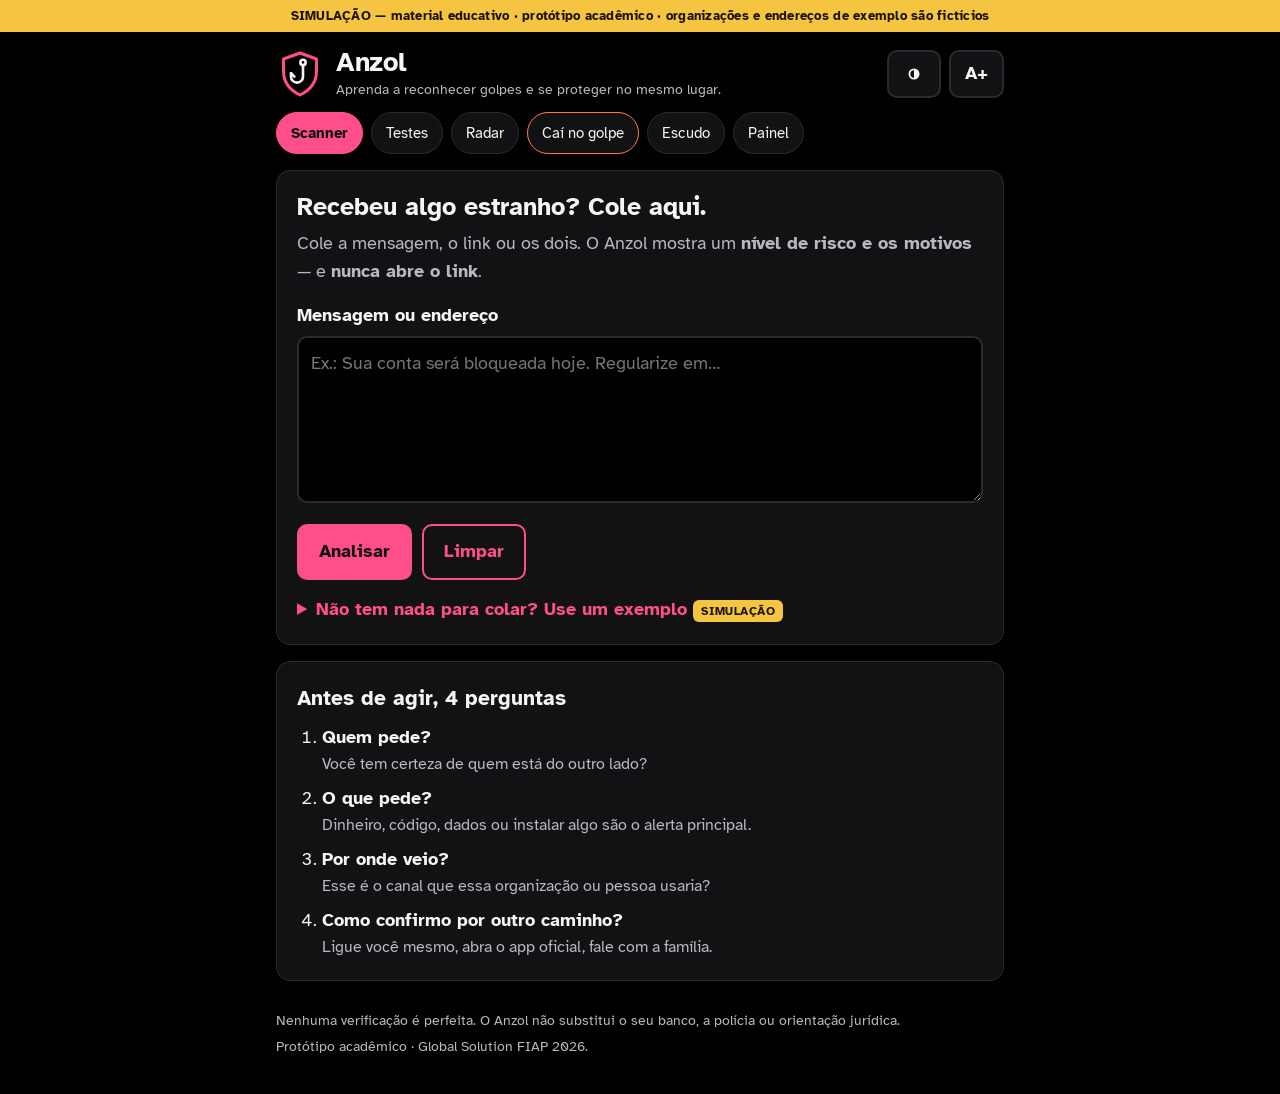
<file: app/index.html>
<!doctype html>
<html lang="pt-BR">
<head>
<meta charset="utf-8">
<meta name="viewport" content="width=device-width, initial-scale=1">
<title>Anzol · Aprenda a reconhecer golpes</title>
<meta name="description" content="Anzol: aprenda a reconhecer golpes e se proteger no mesmo lugar. Protótipo acadêmico.">
<meta name="theme-color" content="#000000">
<meta name="color-scheme" content="dark light">
<!-- Política de segurança: só o próprio site, a CDN do OCR e as listas públicas de phishing.
     'wasm-unsafe-eval' e blob: são exigidos pelo OCR (Tesseract.js roda em WebAssembly num worker). -->
<meta http-equiv="Content-Security-Policy" content="default-src 'self'; script-src 'self' https://cdn.jsdelivr.net 'wasm-unsafe-eval'; worker-src 'self' blob: https://cdn.jsdelivr.net; connect-src 'self' https://raw.githubusercontent.com https://cdn.jsdelivr.net https://tessdata.projectnaptha.com; img-src 'self' data: blob:; style-src 'self' 'unsafe-inline'; font-src 'self'; object-src 'none'; base-uri 'self'; form-action 'self'">
<meta name="referrer" content="no-referrer">
<script src="js/tema-inicial.js"></script>
<link rel="icon" href="data:image/svg+xml,%3Csvg xmlns='http://www.w3.org/2000/svg' viewBox='0 0 64 64' fill='none' stroke-linecap='round' stroke-linejoin='round'%3E%3Crect width='64' height='64' rx='14' fill='%23000' stroke='none'/%3E%3Cpath d='M32 5l21 7.5v15.5c0 14.5-9 25-21 31C20 53 11 42.5 11 28V12.5z' stroke='%23ff4f8b' stroke-width='6'/%3E%3Cpath d='M36 15v20.5a8 8 0 0 1-16 0V31' stroke='%23f5f5f5' stroke-width='6'/%3E%3C/svg%3E">
<link rel="preload" href="assets/fonts/atkinson-hyperlegible-latin-400-normal.woff2" as="font" type="font/woff2" crossorigin>
<link rel="preload" href="assets/fonts/atkinson-hyperlegible-latin-700-normal.woff2" as="font" type="font/woff2" crossorigin>
<link rel="stylesheet" href="css/app.css">
</head>
<body>
<a class="pular" href="#conteudo">Pular para o conteúdo</a>

<div class="faixa-simulacao" role="note">SIMULAÇÃO — material educativo · protótipo acadêmico · organizações e endereços de exemplo são fictícios</div>

<header class="topo">
  <div class="marca">
    <svg class="marca-icone" viewBox="0 0 64 64" fill="none" stroke-linecap="round" stroke-linejoin="round" aria-hidden="true">
      <path class="marca-escudo" d="M32 4l22 8v16c0 15-9.5 26-22 32C19.5 54 10 43 10 28V12z" stroke-width="4"/>
      <g class="marca-anzol" stroke-width="3.5"><circle cx="36" cy="16.5" r="3.5"/><path d="M36 20v15.5a8 8 0 0 1-16 0V31"/><path d="M20 31l4.5 4.5"/></g>
    </svg>
    <div>
      <h1 class="marca-nome" translate="no">Anzol</h1>
      <p class="marca-frase">Aprenda a reconhecer golpes e se proteger no mesmo lugar.</p>
    </div>
  </div>
  <div class="ajustes">
    <button type="button" id="btn-tema" class="btn-leve" aria-pressed="false" aria-label="Usar tema claro" title="Alternar entre tema preto e tema claro">
      <svg class="icone-botao" viewBox="0 0 24 24" aria-hidden="true"><circle cx="12" cy="12" r="5" fill="none" stroke="currentColor" stroke-width="2"/><path d="M12 7a5 5 0 0 1 0 10z" fill="currentColor"/></svg>
    </button>
    <button type="button" id="btn-fonte" class="btn-leve" aria-pressed="false" aria-label="Aumentar o tamanho do texto" title="Aumentar o tamanho do texto">A+</button>
  </div>
</header>

<nav class="abas" aria-label="Módulos">
  <a href="#scanner" class="aba ativa" data-vista="scanner" aria-current="page">Scanner</a>
  <a href="#testes" class="aba" data-vista="testes">Testes</a>
  <a href="#radar" class="aba" data-vista="radar">Radar</a>
  <a href="#socorro" class="aba aba-socorro" data-vista="socorro">Caí no golpe</a>
  <a href="#escudo" class="aba" data-vista="escudo">Escudo</a>
  <a href="#painel" class="aba" data-vista="painel">Painel</a>
</nav>

<main id="conteudo">
  <div id="vista-testes" class="vista" hidden>
    <div id="jogo-raiz" class="pilha" aria-live="polite"></div>
  </div>

  <div id="vista-radar" class="vista" hidden>
    <div id="radar-raiz" class="pilha" aria-live="polite"></div>
  </div>

  <div id="vista-socorro" class="vista" hidden>
    <div id="socorro-raiz" class="pilha" aria-live="polite"></div>
  </div>
  <div id="vista-kit" class="vista" hidden>
    <div id="kit-raiz" class="pilha" aria-live="polite"></div>
  </div>
  <div id="vista-painel" class="vista viz-raiz" hidden>
    <div id="painel-raiz" class="pilha"></div>
  </div>
  <div id="vista-escudo" class="vista" hidden>
    <div id="escudo-raiz" class="pilha"></div>
  </div>

  <div id="vista-scanner" class="vista pilha">
  <section id="scanner" class="cartao" aria-labelledby="t-scanner">
    <h2 id="t-scanner" class="titulo-vista">Recebeu algo estranho? Cole aqui.</h2>
    <p class="apoio">Cole a mensagem, o link ou os dois. O Anzol mostra um <strong>nível de risco e os motivos</strong> — e <strong>nunca abre o link</strong>.</p>

    <form id="form-scanner" novalidate>
      <label for="entrada" class="rotulo">Mensagem ou endereço</label>
      <textarea id="entrada" name="mensagem" rows="5" maxlength="5000" spellcheck="false" autocomplete="off" autocapitalize="off" placeholder="Ex.: Sua conta será bloqueada hoje. Regularize em…"></textarea>
      <div class="acoes">
        <button type="submit" class="btn-principal">Analisar</button>
        <button type="button" id="btn-limpar" class="btn-secundario">Limpar</button>
      </div>
    </form>

    <details class="exemplos">
      <summary>Não tem nada para colar? Use um exemplo <span class="selo">SIMULAÇÃO</span></summary>
      <div id="lista-exemplos" class="chips" role="list"></div>
    </details>
  </section>

  <section id="resultado" class="cartao" aria-live="polite" hidden></section>

  <section class="cartao procedimento" aria-labelledby="t-proc">
    <h2 id="t-proc">Antes de agir, 4 perguntas</h2>
    <ol class="quatro">
      <li><strong>Quem pede?</strong> <span>Você tem certeza de quem está do outro lado?</span></li>
      <li><strong>O que pede?</strong> <span>Dinheiro, código, dados ou instalar algo são o alerta principal.</span></li>
      <li><strong>Por onde veio?</strong> <span>Esse é o canal que essa organização ou pessoa usaria?</span></li>
      <li><strong>Como confirmo por outro caminho?</strong> <span>Ligue você mesmo, abra o app oficial, fale com a família.</span></li>
    </ol>
  </section>
  </div>
</main>

<footer class="rodape">
  <p>Nenhuma verificação é perfeita. O Anzol não substitui o seu banco, a polícia ou orientação jurídica.</p>
  <p>Protótipo acadêmico · Global Solution FIAP 2026.</p>
</footer>

<script src="js/scanner.js"></script>
<script src="js/listas.js"></script>
<script src="js/jogo.js"></script>
<script src="js/jogo-ui.js"></script>
<script src="js/radar.js"></script>
<script src="js/radar-ui.js"></script>
<script src="js/kit.js"></script>
<script src="js/kit-ui.js"></script>
<script src="js/senha.js"></script>
<script src="js/socorro-ui.js"></script>
<script src="js/painel-ui.js"></script>
<script src="js/app.js"></script>
</body>
</html>
</file>
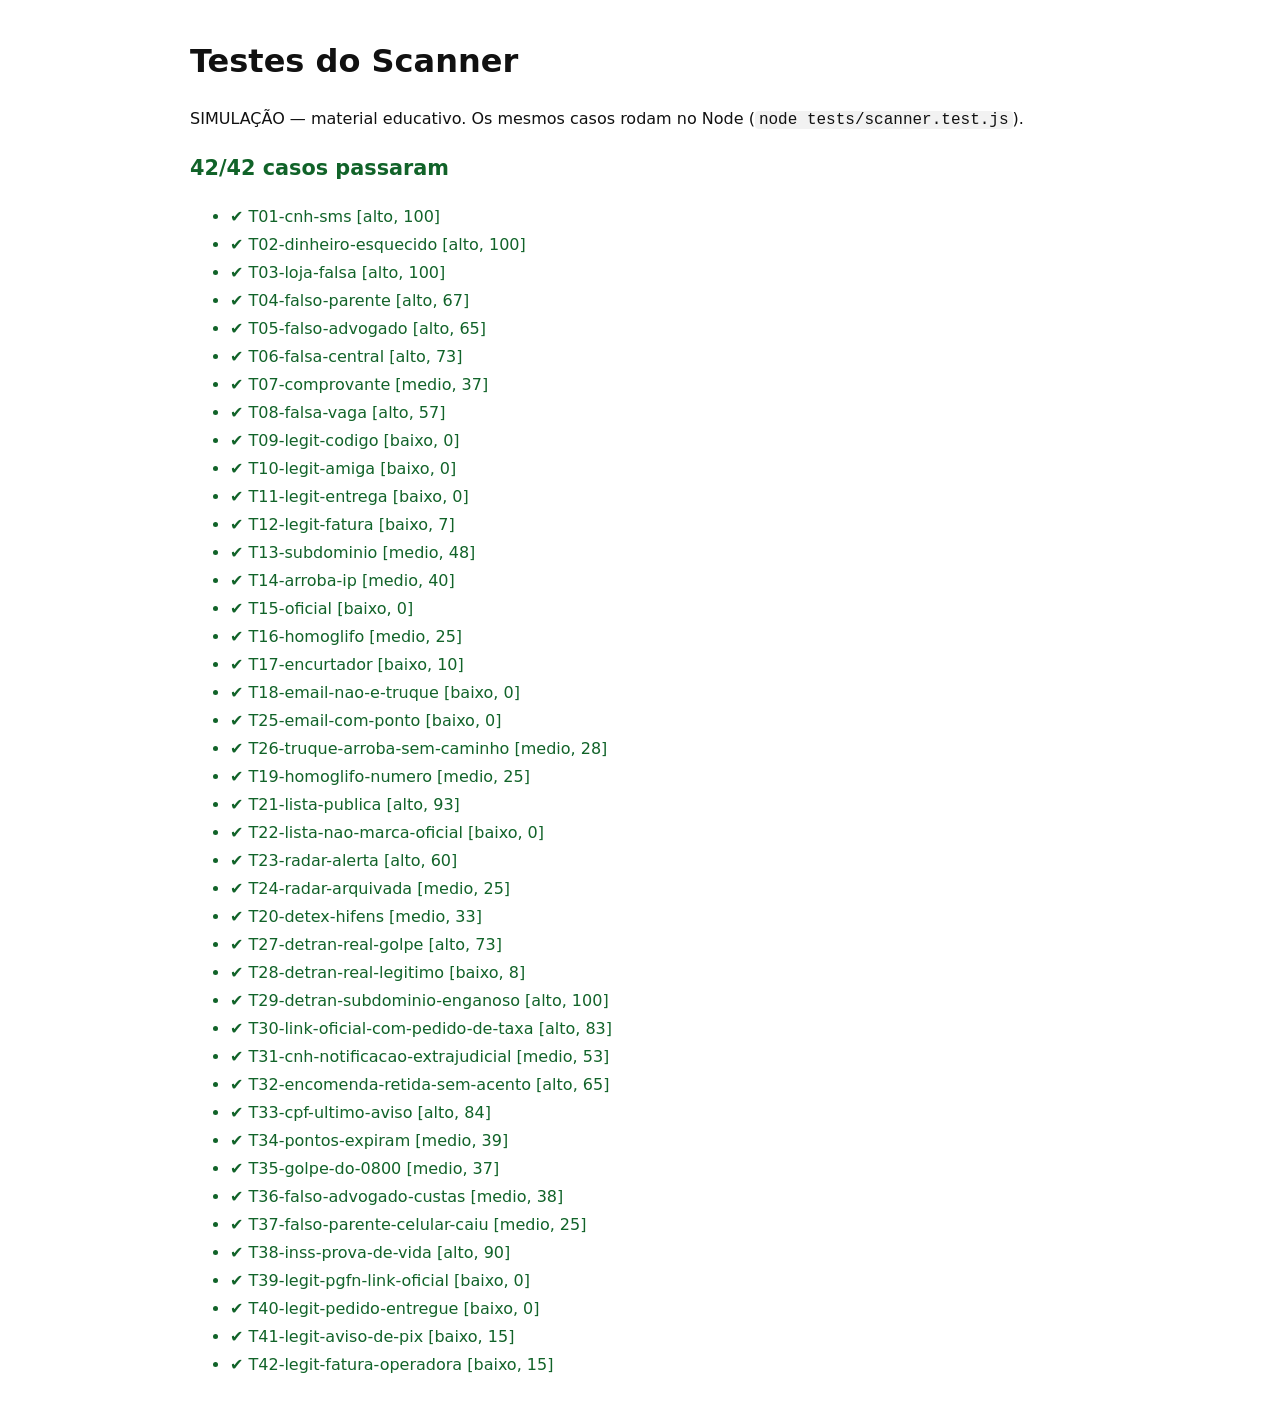
<file: tests/index.html>
<!doctype html>
<html lang="pt-BR">
<head>
<meta charset="utf-8">
<meta name="viewport" content="width=device-width, initial-scale=1">
<title>Anzol · Testes do Scanner</title>
<style>
  body { font: 16px/1.5 system-ui, sans-serif; margin: 0 auto; padding: 16px; max-width: 900px; background: #fff; color: #111; }
  .ok { color: #116329; } .falha { color: #b3261e; font-weight: 600; }
  li { margin: 4px 0; } code { background: #f2f2f2; padding: 0 4px; border-radius: 4px; }
  #resumo { font-size: 1.3rem; font-weight: 700; }
</style>
</head>
<body>
<h1>Testes do Scanner</h1>
<p>SIMULAÇÃO — material educativo. Os mesmos casos rodam no Node (<code>node tests/scanner.test.js</code>).</p>
<p id="resumo">Rodando…</p>
<ul id="lista"></ul>
<script src="../app/js/scanner.js"></script>
<script src="rodar-casos.js"></script>
<script>
(async function () {
  const ler = (u) => fetch(u, { cache: 'no-store' }).then((r) => r.json());
  const [sinais, config, casos] = await Promise.all([ler('../app/data/signals.json'), ler('../app/data/scanner-config.json'), ler('casos-scanner.json')]);
  const scanner = AnzolScanner.criarScanner({ sinais, config });
  const res = AnzolTestes.rodarCasos(scanner, casos.casos);
  const lista = document.getElementById('lista');
  res.forEach((r) => {
    const li = document.createElement('li');
    li.className = r.ok ? 'ok' : 'falha';
    li.textContent = (r.ok ? '✔ ' : '✘ ') + r.id + ' [' + r.faixa + ', ' + r.pontos + ']' + (r.ok ? '' : ' — ' + r.falhas.join('; ') + ' | pistas: ' + r.pistas.join(', '));
    lista.appendChild(li);
  });
  const ok = res.filter((r) => r.ok).length;
  const resumo = document.getElementById('resumo');
  resumo.textContent = ok + '/' + res.length + ' casos passaram';
  resumo.className = ok === res.length ? 'ok' : 'falha';
  window.__resultado = res;
})();
</script>
</body>
</html>
</file>
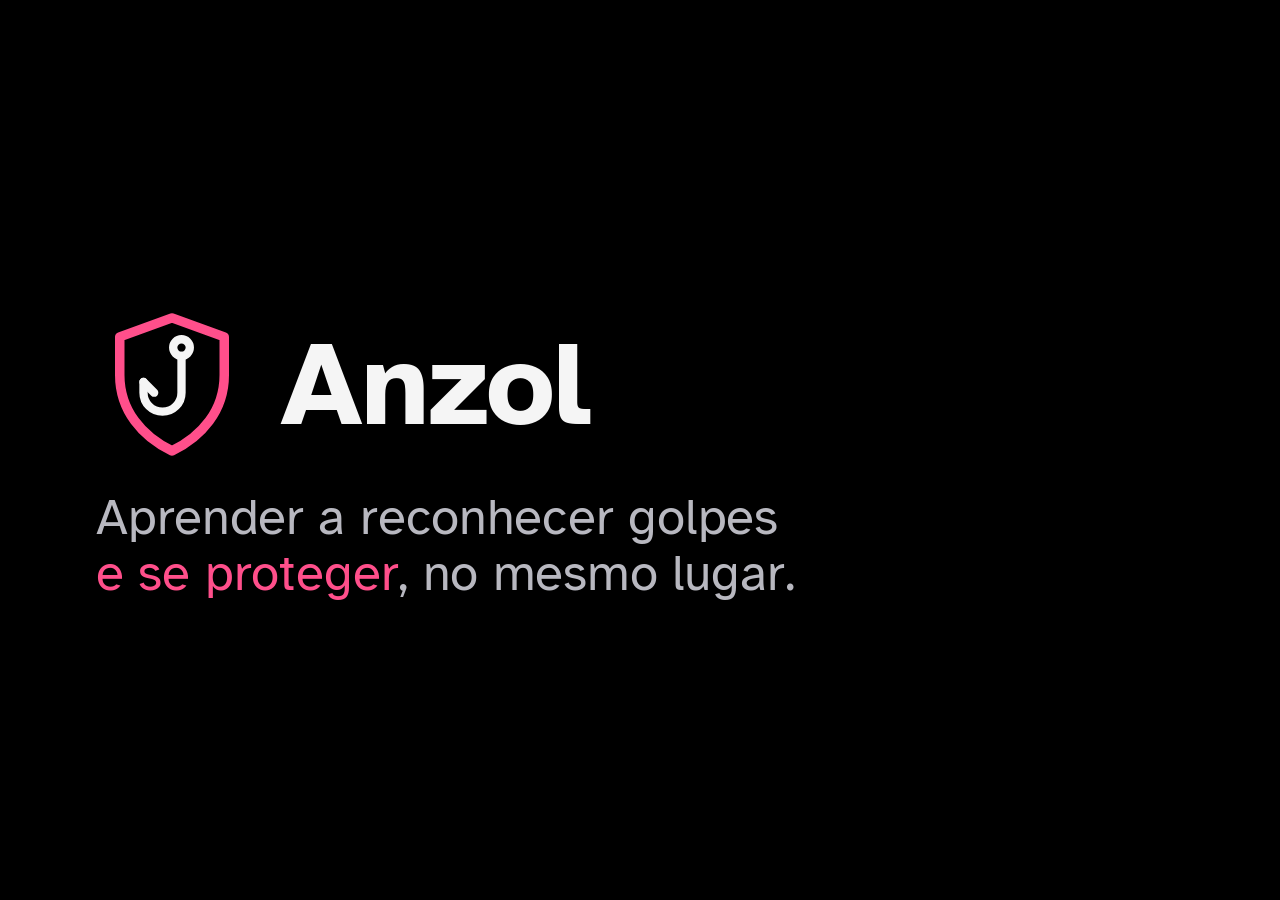
<file: docs/slides/index.html>
<!doctype html>
<html lang="pt-BR">
<head>
<meta charset="utf-8">
<meta name="viewport" content="width=device-width, initial-scale=1">
<title>Anzol — slides de apoio do vídeo</title>
<!--
  Slides de apoio do vídeo-pitch (ver docs/roteiro-video.md e docs/telas-gravacao.md).
  Como usar: abrir este arquivo no navegador. Setas ← →, espaço ou clique avançam.
  F = tela cheia · N = mostra/esconde o número do slide · Imprimir (Ctrl+P) gera PDF, um slide por página.
  Todo número tem fonte e data na linha "Fonte". Não usar logo nem nome de instituição de ensino.
-->
<style>
@font-face { font-family: "Atkinson Hyperlegible"; font-weight: 400; font-display: swap;
  src: url("../../app/assets/fonts/atkinson-hyperlegible-latin-400-normal.woff2") format("woff2"); }
@font-face { font-family: "Atkinson Hyperlegible"; font-weight: 700 800; font-display: swap;
  src: url("../../app/assets/fonts/atkinson-hyperlegible-latin-700-normal.woff2") format("woff2"); }

:root {
  --fundo: #000; --cartao: #121214; --borda: #2a2a30;
  --texto: #f5f5f5; --suave: #b8b8c0;
  --marca: #ff4f8b; --marca-profunda: #ed145b; --marca-fundo: #2a0a17;
  --destaque: #f5c542;
  color-scheme: dark;
}
* { box-sizing: border-box; margin: 0; }
html, body { height: 100%; background: var(--fundo); color: var(--texto); }
body { font-family: "Atkinson Hyperlegible", system-ui, sans-serif; overflow: hidden; }

/* Palco 16:9 de 1600×900, escalado para caber na janela */
.palco { position: absolute; left: 50%; top: 50%; width: 1600px; height: 900px;
  transform: translate(-50%, -50%) scale(var(--escala, 1)); }
.slide { position: absolute; inset: 0; padding: 96px 120px 84px; display: none;
  flex-direction: column; justify-content: center; gap: 36px; }
.slide.ativo { display: flex; animation: entra .35s ease-out; }
@keyframes entra { from { opacity: 0; transform: translateY(12px); } to { opacity: 1; transform: none; } }
@media (prefers-reduced-motion: reduce) { .slide.ativo { animation: none; } }

.rotulo { color: var(--marca); font-weight: 700; font-size: 26px; letter-spacing: .08em; text-transform: uppercase; }
h1 { font-size: 104px; line-height: 1; letter-spacing: -.02em; }
h2 { font-size: 64px; line-height: 1.1; text-wrap: balance; }
p, li { font-size: 34px; line-height: 1.35; color: var(--suave); text-wrap: pretty; }
strong { color: var(--texto); }
.rosa { color: var(--marca); }
.numero { font-size: 200px; font-weight: 800; line-height: .9; color: var(--marca);
  font-variant-numeric: tabular-nums; letter-spacing: -.03em; }
.numero small { font-size: 72px; color: var(--texto); }
.fonte { position: absolute; left: 120px; right: 120px; bottom: 40px; font-size: 20px;
  color: var(--suave); border-top: 1px solid var(--borda); padding-top: 14px; }
.fonte b { color: var(--texto); font-weight: 700; }

.grade { display: grid; gap: 28px; }
.g2 { grid-template-columns: repeat(2, 1fr); }
.g3 { grid-template-columns: repeat(3, 1fr); }
.g4 { grid-template-columns: repeat(4, 1fr); }
.cartao { background: var(--cartao); border: 1px solid var(--borda); border-radius: 22px; padding: 34px; }
.cartao h3 { font-size: 36px; margin-bottom: 12px; color: var(--texto); }
.cartao p { font-size: 28px; }
.cartao.forte { border-color: var(--marca); background: var(--marca-fundo); }
.cartao .grande { font-size: 96px; font-weight: 800; color: var(--marca); line-height: 1; margin-bottom: 10px;
  font-variant-numeric: tabular-nums; }
.etiqueta { display: inline-block; font-size: 20px; font-weight: 700; padding: 6px 14px; border-radius: 999px;
  background: var(--destaque); color: #000; letter-spacing: .04em; }

/* Funil (largura proporcional ao valor, só para leitura rápida) */
.funil { display: grid; gap: 18px; }
.funil div { display: flex; align-items: center; gap: 28px; }
.barra { height: 74px; border-radius: 4px 14px 14px 4px; background: var(--marca); flex: none; }
.funil span { font-size: 34px; color: var(--suave); }
.funil b { font-size: 52px; color: var(--texto); min-width: 200px; white-space: nowrap; font-variant-numeric: tabular-nums; }

.perguntas { display: grid; grid-template-columns: repeat(4, 1fr); gap: 22px; counter-reset: q; }
.perguntas div { background: var(--cartao); border: 1px solid var(--borda); border-radius: 22px; padding: 30px;
  font-size: 40px; font-weight: 700; color: var(--texto); line-height: 1.15; }
.perguntas div::before { counter-increment: q; content: counter(q); display: block; color: var(--marca);
  font-size: 30px; margin-bottom: 14px; }

ul.lista { padding-left: 1.1em; display: grid; gap: 14px; }
ul.lista li::marker { color: var(--marca); }

.logo { display: flex; align-items: center; gap: 40px; }
.logo svg { width: 190px; height: 190px; }
.logo .escudo { stroke: var(--marca); }
.logo .anzol { stroke: var(--texto); }
.capa h1 { font-size: 150px; }
.endereco { font-size: 34px; color: var(--texto); font-weight: 700; }

.slide.demo { padding: 40px 80px 40px; gap: 18px; }
.slide.demo video { width: 100%; height: 760px; background: #000; border: 1px solid var(--borda); border-radius: 18px; }

.contador { position: fixed; right: 18px; bottom: 12px; font-size: 14px; color: var(--suave); opacity: .7; }
.contador[hidden] { display: none; }

@media print {
  @page { size: 1600px 900px; margin: 0; }
  body { overflow: visible; }
  .palco { position: static; transform: none; }
  .slide { display: flex !important; position: relative; height: 900px; page-break-after: always; animation: none; }
  .contador { display: none; }
}
</style>
</head>
<body>
<main class="palco" id="palco" aria-live="polite">

  <!-- 1 · Abertura -->
  <section class="slide capa" data-bloco="Abertura · 0:00">
    <div class="logo">
      <svg viewBox="0 0 64 64" fill="none" stroke-linecap="round" stroke-linejoin="round" aria-hidden="true">
        <path class="escudo" d="M32 4l22 8v16c0 15-9.5 26-22 32C19.5 54 10 43 10 28V12z" stroke-width="4"/>
        <g class="anzol" stroke-width="3.5"><circle cx="36" cy="16.5" r="3.5"/><path d="M36 20v15.5a8 8 0 0 1-16 0V31"/><path d="M20 31l4.5 4.5"/></g>
      </svg>
      <h1>Anzol</h1>
    </div>
    <h2 style="font-weight:400;color:var(--suave)">Aprender a reconhecer golpes <span class="rosa">e se proteger</span>, no mesmo lugar.</h2>
  </section>

  <!-- 2 · Problema: escala -->
  <section class="slide" data-bloco="Problema · 0:05">
    <p class="rotulo">O problema</p>
    <div class="numero">2,26 <small>milhões</small></div>
    <h2>de estelionatos no Brasil em 2025.<br><span class="rosa">258 por hora.</span> Um recorde.</h2>
    <p class="fonte"><b>Fonte:</b> Anuário Brasileiro de Segurança Pública 2026, via Olhar Digital (23/07/2026). Estelionatos de todos os tipos, não só digitais. Verificado em 05/11/2026.</p>
  </section>

  <!-- 3 · Problema: funil -->
  <section class="slide" data-bloco="Problema · 0:12">
    <p class="rotulo">Do contato à perda</p>
    <div class="funil" role="img" aria-label="81% tiveram contato com golpe; dos que encontram, 56% interagem; dos que interagem, 25% perdem dinheiro">
      <div><b>81%</b><div class="barra" style="width:567px"></div><span>tiveram contato com golpe</span></div>
      <div><b>56%</b><div class="barra" style="width:392px"></div><span>de quem encontra, interage</span></div>
      <div><b>1 em 4</b><div class="barra" style="width:175px"></div><span>de quem interage, perde dinheiro</span></div>
    </div>
    <p class="fonte"><b>Fonte:</b> GASA — O Estado dos Golpes Brasil 2026 (pesquisa online, 1.170 adultos, coleta 16/03–13/04/2026). Cada barra é uma porcentagem da etapa anterior. Verificado em 05/11/2026.</p>
  </section>

  <!-- 4 · Problema: confiança -->
  <section class="slide" data-bloco="Problema · 0:22">
    <p class="rotulo">Quem cai não percebe</p>
    <div class="grade g2">
      <div class="cartao"><div class="grande">42%</div><p>confiam que sabem <strong>reconhecer um golpe</strong>.</p></div>
      <div class="cartao"><div class="grande">40%</div><p>só perceberam que caíram <strong>depois do alerta de outra pessoa</strong>.</p></div>
    </div>
    <p class="fonte"><b>Fonte:</b> GASA — O Estado dos Golpes Brasil 2026. Verificado em 05/11/2026.</p>
  </section>

  <!-- 5 · Problema: treino passivo -->
  <section class="slide" data-bloco="Problema · 0:32">
    <p class="rotulo">Avisos existem</p>
    <h2>Num estudo com <span class="rosa">~20 mil funcionários</span>, só os módulos <strong>interativos concluídos</strong> reduziram as falhas.</h2>
    <h2 style="color:var(--suave);font-weight:400">O problema não é falta de aviso.<br>É falta de <span class="rosa">prática</span> — e de <span class="rosa">ajuda na hora certa</span>.</h2>
    <p class="fonte"><b>Fonte:</b> estudo da UC San Diego Health, via Tecnoblog. Verificado em 05/11/2026.</p>
  </section>

  <!-- 6 · Público -->
  <section class="slide" data-bloco="Público e mercado · 0:45">
    <p class="rotulo">Para quem</p>
    <div class="grade g3">
      <div class="cartao forte"><h3>Cidadão com celular</h3><p>Prioridade para quem menos confia em si: <strong>Geração X e mulheres</strong>.</p></div>
      <div class="cartao"><h3>Quem cuida de pais idosos</h3><p>Treina junto e combina uma <strong>palavra de segurança</strong> em família.</p></div>
      <div class="cartao"><h3>Pequeno vendedor</h3><p>Comprovante falso de Pix, loja falsa, falso cliente.</p></div>
    </div>
    <p class="fonte"><b>Fonte:</b> perfil dos menos confiantes — GASA, O Estado dos Golpes Brasil 2026. Verificado em 05/11/2026.</p>
  </section>

  <!-- 7 · Mercado -->
  <section class="slide" data-bloco="Público e mercado · 1:05">
    <p class="rotulo">O hábito já existe — e quem perde também</p>
    <div class="grade g3">
      <div class="cartao"><div class="grande">26%</div><p>perguntam a <strong>ferramentas de IA</strong> se algo é golpe.</p></div>
      <div class="cartao"><div class="grande">18%</div><p>usam <strong>app antigolpe</strong>.</p></div>
      <div class="cartao forte"><div class="grande" style="font-size:76px;white-space:nowrap">R$ 10,1 bi</div><p>em fraudes e golpes no <strong>sistema bancário</strong> em 2024.</p></div>
    </div>
    <p class="fonte"><b>Fontes:</b> 26% e 18% — GASA 2026 (verificado em 05/11/2026). R$ 10,1 bi — Febraban, divulgado em 11/03/2025 (via imprensa: InfoMoney, Poder360; verificado em 06/11/2026).</p>
  </section>

  <!-- 8 · As 4 perguntas -->
  <section class="slide" data-bloco="Solução · 1:25">
    <p class="rotulo">O procedimento que o Anzol ensina</p>
    <div class="perguntas">
      <div>Quem pede?</div>
      <div>O que pede?</div>
      <div>Por onde veio?</div>
      <div>Como confirmo por outro caminho?</div>
    </div>
    <p>Treino, <strong>scanner</strong>, <strong>radar</strong> e <strong>“Caí no golpe”</strong> usam as mesmas pistas.</p>
  </section>

  <!-- 9 · Demonstração em vídeo (gerado por tools/gravar-passeio.js) -->
  <section class="slide demo" data-bloco="Solução · demonstração · 1:30">
    <p class="rotulo">O Anzol funcionando <span class="etiqueta">SIMULAÇÃO — material educativo</span></p>
    <video id="video-passeio" src="media/passeio.webm" muted playsinline preload="auto" controls></video>
  </section>

  <!-- 10 · Diferencial -->
  <section class="slide" data-bloco="Diferencial · 2:45">
    <p class="rotulo">O que já existe</p>
    <div class="grade g3">
      <div class="cartao"><h3>Campanhas</h3><p>Avisam e conscientizam.</p></div>
      <div class="cartao"><h3>Jogos educativos</h3><p>Treinam com exemplos.</p></div>
      <div class="cartao"><h3>Apps de veredito</h3><p>Respondem “golpe” ou “seguro”.</p></div>
    </div>
    <h2>O Anzol <span class="rosa">combina</span> quatro coisas que não costumam andar juntas:</h2>
    <div class="grade g4">
      <div class="cartao forte"><h3>Treino</h3><p>com golpes brasileiros reais</p></div>
      <div class="cartao forte"><h3>Scanner</h3><p>risco com motivos, nunca veredito</p></div>
      <div class="cartao forte"><h3>Radar</h3><p>indicadores, nunca acusações</p></div>
      <div class="cartao forte"><h3>Depois do golpe</h3><p>passo a passo e Kit de provas</p></div>
    </div>
  </section>

  <!-- 10 · Tecnologias -->
  <section class="slide" data-bloco="Diferencial · 3:10">
    <p class="rotulo">As 4 tecnologias, funcionando</p>
    <div class="grade g2">
      <div class="cartao"><h3>Análise de dados</h3><p>Regras explicáveis no scanner; painel e indicadores de evolução.</p></div>
      <div class="cartao"><h3>Inteligência artificial</h3><p>IA leve (similaridade de texto) agrupa variantes do mesmo golpe no Radar.</p></div>
      <div class="cartao"><h3>Visão computacional</h3><p>Lê prints (OCR) e reconhece imagens repetidas — <strong>no próprio aparelho</strong>.</p></div>
      <div class="cartao"><h3>Nuvem</h3><p>Testa, publica e atualiza listas públicas de phishing todos os dias.</p></div>
    </div>
  </section>

  <!-- 11 · Indicadores -->
  <section class="slide" data-bloco="Resultados · 3:30">
    <p class="rotulo">Como saber se funciona</p>
    <h2>Medimos <span class="rosa">comportamento</span>, não cliques.</h2>
    <ul class="lista">
      <li><strong>Golpes tratados como legítimos</strong> — teste inicial × reteste</li>
      <li><strong>Legítimas tratadas como golpe</strong> — para não criar paranoia</li>
      <li><strong>Tempo até falar com o banco</strong> depois de abrir “Caí no golpe”</li>
      <li><strong>Ações de proteção concluídas</strong> no Escudo</li>
      <li><strong>Radar:</strong> tempo do 1º relato até o alerta · contestações aceitas</li>
    </ul>
  </section>

  <!-- 12 · Validação e implementação -->
  <section class="slide" data-bloco="Resultados · 3:55">
    <p class="rotulo">Validação e implementação</p>
    <div class="grade g3">
      <div class="cartao"><div class="grande">179</div><p>verificações automáticas a <strong>cada publicação</strong>.</p></div>
      <div class="cartao forte"><h3>No ar, de graça</h3><p class="endereco" style="font-size:26px">gustavo130920.github.io/Anzol</p></div>
      <div class="cartao"><h3>Próximo passo</h3><p>Piloto com <strong>5 a 10 pessoas</strong>, com consentimento. Sem valor estatístico — e dizemos isso.</p></div>
    </div>
  </section>

  <!-- 13 · Expansão e sustentabilidade -->
  <section class="slide" data-bloco="Resultados · 4:10">
    <p class="rotulo">Expansão e sustentabilidade</p>
    <div class="grade g2">
      <div class="cartao"><h3>Expansão</h3><ul class="lista"><li>Radar compartilhado na nuvem</li><li>Golpes com voz clonada</li><li>Alerta ativo só para campanhas confirmadas</li></ul></div>
      <div class="cartao"><h3>Sustentabilidade <span class="etiqueta">HIPÓTESE</span></h3><ul class="lista"><li>Gratuito para o cidadão</li><li>Custo por uso perto de zero</li><li>Pode ser financiado por bancos, operadoras e prefeituras</li></ul></div>
    </div>
  </section>

  <!-- 14 · ODS -->
  <section class="slide" data-bloco="Resultados · 4:30">
    <p class="rotulo">Objetivos de Desenvolvimento Sustentável</p>
    <div class="grade g2">
      <div class="cartao forte"><div class="grande">4.4</div><p>Mais <strong>jovens e adultos com habilidades</strong> relevantes — aqui, segurança digital na prática.</p></div>
      <div class="cartao forte"><div class="grande">10.2</div><p><strong>Inclusão de todos</strong> — foco em quem menos confia; acessível e gratuito.</p></div>
    </div>
    <p class="fonte"><b>Fonte:</b> metas oficiais em brasil.un.org (conferido em 05/11/2026).</p>
  </section>

  <!-- 15 · Fechamento -->
  <section class="slide capa" data-bloco="Fechamento · 4:40">
    <p class="rotulo">Antes de agir</p>
    <div class="perguntas">
      <div>Quem pede?</div>
      <div>O que pede?</div>
      <div>Por onde veio?</div>
      <div>Como confirmo?</div>
    </div>
    <div class="logo">
      <svg viewBox="0 0 64 64" fill="none" stroke-linecap="round" stroke-linejoin="round" aria-hidden="true" style="width:120px;height:120px">
        <path class="escudo" d="M32 4l22 8v16c0 15-9.5 26-22 32C19.5 54 10 43 10 28V12z" stroke-width="4"/>
        <g class="anzol" stroke-width="3.5"><circle cx="36" cy="16.5" r="3.5"/><path d="M36 20v15.5a8 8 0 0 1-16 0V31"/><path d="M20 31l4.5 4.5"/></g>
      </svg>
      <div><h1 style="font-size:96px">Anzol</h1><p class="endereco">gustavo130920.github.io/Anzol</p></div>
    </div>
  </section>

</main>
<div class="contador" id="contador" hidden></div>
<script>
(function () {
  var slides = Array.prototype.slice.call(document.querySelectorAll('.slide'));
  var palco = document.getElementById('palco');
  var contador = document.getElementById('contador');
  var atual = 0;

  function ajustarEscala() {
    var e = Math.min(window.innerWidth / 1600, window.innerHeight / 900);
    palco.style.setProperty('--escala', e);
  }
  function mostrar(i) {
    atual = Math.max(0, Math.min(slides.length - 1, i));
    slides.forEach(function (s, k) { s.classList.toggle('ativo', k === atual); });
    contador.textContent = (atual + 1) + ' / ' + slides.length + ' · ' + slides[atual].dataset.bloco;
    if (location.hash !== '#' + (atual + 1)) history.replaceState(null, '', '#' + (atual + 1));
    // O vídeo toca sozinho quando o slide dele aparece e pausa ao sair
    if (video) {
      if (slides[atual].contains(video)) { try { video.currentTime = 0; } catch (e) {} video.play().catch(function () {}); }
      else video.pause();
    }
  }
  var video = document.getElementById('video-passeio');
  if (video) {
    // Vídeos gravados no navegador às vezes não informam a duração; isto força o cálculo
    video.addEventListener('loadedmetadata', function () {
      if (video.duration === Infinity) {
        video.currentTime = 1e9;
        video.addEventListener('timeupdate', function volta() { video.removeEventListener('timeupdate', volta); video.currentTime = 0; });
      }
    });
    video.addEventListener('click', function (ev) { ev.stopPropagation(); });
  }
  document.addEventListener('keydown', function (ev) {
    var k = ev.key;
    if (k === 'ArrowRight' || k === 'PageDown' || k === ' ' || k === 'Enter') { ev.preventDefault(); mostrar(atual + 1); }
    else if (k === 'ArrowLeft' || k === 'PageUp' || k === 'Backspace') { ev.preventDefault(); mostrar(atual - 1); }
    else if (k === 'Home') mostrar(0);
    else if (k === 'End') mostrar(slides.length - 1);
    else if (k === 'f' || k === 'F') {
      if (document.fullscreenElement) document.exitFullscreen(); else document.documentElement.requestFullscreen();
    } else if (k === 'n' || k === 'N') contador.hidden = !contador.hidden;
  });
  document.addEventListener('click', function (ev) {
    mostrar(ev.clientX < window.innerWidth / 3 ? atual - 1 : atual + 1);
  });
  window.addEventListener("resize", ajustarEscala);
  window.addEventListener("hashchange", function () { var n = parseInt(location.hash.slice(1), 10); if (n && n - 1 !== atual) mostrar(n - 1); });
  ajustarEscala();
  mostrar((parseInt(location.hash.slice(1), 10) || 1) - 1);
})();
</script>
</body>
</html>
</file>
<file: app/css/app.css>
/* Anzol — estilos. Sem dependências. Paleta preto e rosa (tema preto é o padrão; tema claro opcional).
   Contrastes calculados (WCAG): texto 17:1; rosa como texto 6:1; botão preto sobre rosa 6,7:1;
   no tema claro, botão branco sobre rosa escuro 5,9:1. Rosa = marca e ação; risco alto = laranja-avermelhado
   (nunca rosa, para não confundir marca com alerta). */
:root {
  color-scheme: dark;
  --fundo: #000000;          /* preto */
  --cartao: #121214;         /* superfície elevada */
  --texto: #f5f5f5;
  --texto-suave: #b8b8c0;
  --borda: #2a2a30;
  --marca: #ff4f8b;          /* rosa vivo: ação, links, aba ativa (texto preto por cima) */
  --marca-profunda: #ed145b; /* rosa profundo: ícone e detalhes */
  --marca-fundo: #2a0a17;    /* rosa bem escuro: realces suaves */
  --destaque: #f5c542;       /* âmbar: só para o selo SIMULAÇÃO */
  --foco: #ffd1e1;
  --baixo: #5ee08e;   --baixo-fundo: #0b2416;
  --medio: #ffc94d;   --medio-fundo: #2a2006;
  --alto: #ff7a50;    --alto-fundo: #2a1208;
  --confianca: #8fc8ff; --confianca-fundo: #0c1f33;
  --raio: 14px;
  --sombra: none;
  --tam-base: 18px;
}
:root[data-theme="light"] {
  color-scheme: light;
  --fundo: #f7f7f8; --cartao: #ffffff; --texto: #0a0a0a; --texto-suave: #4a4a52; --borda: #dcdce2;
  --marca: #c2185b; --marca-profunda: #ad1457; --marca-fundo: #fde7ef; --foco: #880e4f;
  --baixo: #11683a; --baixo-fundo: #e6f4ec;
  --medio: #7a4f00; --medio-fundo: #fff4d6;
  --alto: #b3261e;  --alto-fundo: #fdeceb;
  --confianca: #1f5f99; --confianca-fundo: #e8f1fb;
  --sombra: 0 1px 3px rgba(16, 24, 40, .08);
}
html.texto-grande { --tam-base: 22px; }

/* Atkinson Hyperlegible (Braille Institute, licença SIL OFL 1.1 — ver assets/fonts/OFL-atkinson-hyperlegible.txt).
   Desenhada para baixa visão: I, l, 1, O e 0 bem diferentes. Hospedada aqui (sem chamadas ao Google). */
@font-face {
  font-family: "Atkinson Hyperlegible"; font-style: normal; font-weight: 400; font-display: swap;
  src: url("../assets/fonts/atkinson-hyperlegible-latin-400-normal.woff2") format("woff2");
}
@font-face {
  font-family: "Atkinson Hyperlegible"; font-style: normal; font-weight: 700 800; font-display: swap;
  src: url("../assets/fonts/atkinson-hyperlegible-latin-700-normal.woff2") format("woff2");
}

* { box-sizing: border-box; }
html { font-size: var(--tam-base); -webkit-tap-highlight-color: transparent; }
body {
  margin: 0; background: var(--fundo); color: var(--texto);
  font-family: "Atkinson Hyperlegible", system-ui, -apple-system, "Segoe UI", Roboto, sans-serif; line-height: 1.55;
  -webkit-text-size-adjust: 100%;
}
button, a, select, summary, input, label { touch-action: manipulation; }
h1, h2, h3 { text-wrap: balance; }
table, .tile-valor, .resumo-num { font-variant-numeric: tabular-nums; }
:focus-visible { outline: 3px solid var(--foco); outline-offset: 2px; border-radius: 6px; }
.pular { position: absolute; left: -999px; top: 0; background: var(--cartao); padding: 8px 12px; z-index: 10; }
.pular:focus { left: 8px; }

.faixa-simulacao {
  background: var(--destaque); color: #1b1300; font-size: .72rem; font-weight: 700;
  text-align: center; padding: 6px 16px; letter-spacing: .02em;
}

.topo, main, .abas, .rodape { max-width: 760px; margin: 0 auto; padding-left: 16px; padding-right: 16px; }
.topo { display: flex; align-items: center; justify-content: space-between; gap: 12px; padding-top: 16px; }
.marca { display: flex; align-items: center; gap: 12px; }
.marca-icone { width: 48px; height: 48px; flex: none; }
.marca-escudo { stroke: var(--marca); }          /* escudo rosa em contorno */
.marca-anzol { stroke: var(--texto); }           /* anzol clássico: branco no tema preto, preto no tema claro */
.marca-nome { margin: 0; font-size: 1.5rem; font-weight: 800; color: var(--texto); line-height: 1.1; letter-spacing: -.01em; }
.ajustes { display: flex; gap: 8px; }
.icone-botao { width: 22px; height: 22px; display: block; }
.titulo-vista { font-size: 1.4rem; line-height: 1.25; margin: 0 0 8px; }
.marca-frase { margin: 0; font-size: .8rem; color: var(--texto-suave); }

.abas { display: flex; gap: 8px; overflow-x: auto; padding-top: 12px; padding-bottom: 4px; scrollbar-width: thin; }
.aba {
  flex: none; padding: 8px 14px; border-radius: 999px; border: 1px solid var(--borda);
  color: var(--texto); text-decoration: none; font-size: .85rem; background: var(--cartao);
}
.aba.ativa { background: var(--marca); color: var(--cartao); border-color: var(--marca); font-weight: 700; }
.aba.em-breve { color: var(--texto-suave); }
.aba small { font-size: .7rem; }

main { padding-top: 12px; padding-bottom: 24px; display: grid; gap: 16px; }
.cartao { background: var(--cartao); border: 1px solid var(--borda); border-radius: var(--raio); padding: 20px; box-shadow: var(--sombra); min-width: 0; }
h1 { font-size: 1.4rem; line-height: 1.25; margin: 0 0 8px; }
h2 { font-size: 1.15rem; margin: 0 0 10px; }
h3 { font-size: 1rem; margin: 18px 0 8px; }
.apoio { margin: 0 0 16px; color: var(--texto-suave); }

.rotulo { display: block; font-weight: 700; margin-bottom: 6px; }
textarea {
  width: 100%; font: inherit; font-size: 1rem; padding: 12px; border-radius: 10px;
  border: 2px solid var(--borda); background: var(--fundo); color: var(--texto); resize: vertical; min-height: 7rem;
}
textarea:focus-visible { border-color: var(--marca); }
.acoes { display: flex; flex-wrap: wrap; gap: 10px; margin-top: 12px; }
button { font: inherit; cursor: pointer; }
.btn-principal, .btn-secundario, .btn-leve {
  border-radius: 10px; padding: 12px 20px; font-weight: 700; min-height: 48px; border: 2px solid transparent;
}
.btn-principal { background: var(--marca); color: var(--cartao); }
.btn-secundario { background: transparent; color: var(--marca); border-color: var(--marca); }
.btn-leve { background: var(--cartao); color: var(--texto); border-color: var(--borda); padding: 8px 14px; min-height: 44px; }
.btn-leve[aria-pressed="true"] { border-color: var(--marca); color: var(--marca); }
/* Estados de passar o mouse e de clique (regra: retorno visual em toda ação) */
.btn-principal:hover { background: var(--marca-profunda); border-color: var(--marca-profunda); }
.btn-secundario:hover, .btn-leve:hover { border-color: var(--marca); background: var(--marca-fundo); }
.btn-principal:active, .btn-secundario:active, .btn-leve:active, .chip:active, .opcao:active { transform: translateY(1px); }
.aba:hover:not(.ativa) { border-color: var(--marca); }
button:disabled { opacity: .55; cursor: not-allowed; }
.btn-principal:disabled:hover { background: var(--marca); border-color: transparent; }

.exemplos { margin-top: 16px; }
.exemplos summary { cursor: pointer; font-weight: 600; color: var(--marca); }
.chips { display: flex; flex-wrap: wrap; gap: 8px; margin-top: 12px; }
.chip {
  border: 1px solid var(--borda); background: var(--fundo); color: var(--texto); border-radius: 999px;
  padding: 8px 14px; font-size: .8rem; text-align: left;
}
.chip:hover { border-color: var(--marca); }
.selo { display: inline-block; font-size: .65rem; font-weight: 800; letter-spacing: .04em; padding: 2px 8px; border-radius: 6px; background: var(--destaque); color: #1b1300; vertical-align: middle; }

/* Resultado */
.risco { display: flex; align-items: center; gap: 14px; border-radius: 12px; padding: 14px 16px; margin-bottom: 8px; }
.risco-icone { width: 44px; height: 44px; flex: none; }
.risco-titulo { margin: 0; font-size: 1.3rem; font-weight: 800; }
.risco-sub { margin: 2px 0 0; font-size: .9rem; }
.risco.baixo { background: var(--baixo-fundo); color: var(--baixo); }
.risco.medio { background: var(--medio-fundo); color: var(--medio); }
.risco.alto { background: var(--alto-fundo); color: var(--alto); }
.risco .risco-sub { color: var(--texto); }

.grupo { border-top: 1px solid var(--borda); padding-top: 4px; }
.motivos { list-style: none; padding: 0; margin: 0; display: grid; gap: 10px; }
.motivo { border-left: 4px solid var(--alto); background: var(--fundo); border-radius: 0 10px 10px 0; padding: 10px 12px; }
.motivo.confianca { border-left-color: var(--confianca); background: var(--confianca-fundo); }
.motivo-nome { font-weight: 700; margin: 0; }
.motivo-desc { margin: 2px 0 0; font-size: .88rem; color: var(--texto-suave); }
.evidencia { margin: 6px 0 0; font-size: .85rem; overflow-wrap: anywhere; }
.evidencia q { font-family: ui-monospace, Consolas, monospace; background: var(--cartao); border: 1px solid var(--borda); border-radius: 6px; padding: 1px 6px; quotes: none; }
.tag-sim { font-size: .65rem; font-weight: 800; padding: 1px 6px; border-radius: 5px; background: var(--destaque); color: #1b1300; margin-left: 6px; vertical-align: middle; }

.lupa { list-style: none; padding: 0; margin: 0; display: grid; gap: 8px; }
.lupa li { background: var(--fundo); border-radius: 10px; padding: 10px 12px; font-size: .9rem; overflow-wrap: anywhere; }
.lupa code { font-family: ui-monospace, Consolas, monospace; font-weight: 700; }

.passos { margin: 0; padding-left: 1.2rem; }
.passos li { margin: 4px 0; }
.mito { background: var(--fundo); border-radius: 10px; padding: 10px 12px; margin: 8px 0 0; font-size: .9rem; }
.aviso { margin-top: 16px; font-size: .85rem; color: var(--texto-suave); border-top: 1px dashed var(--borda); padding-top: 12px; }
.links-acao { display: flex; flex-wrap: wrap; gap: 10px; margin-top: 12px; }

.quatro { margin: 0; padding-left: 1.4rem; display: grid; gap: 8px; }
.quatro span { display: block; color: var(--texto-suave); font-size: .9rem; }

.rodape { color: var(--texto-suave); font-size: .8rem; padding-bottom: 32px; }
.rodape p { margin: 4px 0; }

/* Vistas e jogo */
[hidden] { display: none !important; }
.pilha { display: grid; gap: 16px; min-width: 0; }
.destaque { border: 2px solid var(--destaque); }
.nota { background: transparent; box-shadow: none; }
.subtitulo { font-weight: 700; margin: 16px 0 8px; color: var(--marca); }
.nivel { background: var(--fundo); border-radius: 12px; padding: 14px 16px; }
.nivel-nome { margin: 0; font-size: 1.15rem; font-weight: 800; color: var(--marca); }
.barra-xp { width: 100%; height: 14px; margin: 8px 0 4px; accent-color: var(--destaque); }
.grade-itens { display: grid; grid-template-columns: repeat(auto-fill, minmax(220px, 1fr)); gap: 8px; }
.item-jogo {
  text-align: left; border: 1px solid var(--borda); background: var(--fundo); color: var(--texto);
  border-radius: 10px; padding: 10px 12px; font-size: .85rem; min-height: 48px;
}
.item-jogo:hover:not(:disabled) { border-color: var(--marca); }
.item-jogo.feito { border-color: var(--baixo); }
.item-jogo:disabled { color: var(--texto-suave); cursor: not-allowed; }
.grade-selos { display: grid; grid-template-columns: repeat(auto-fill, minmax(200px, 1fr)); gap: 8px; }
.selo-jogo { border: 1px dashed var(--borda); border-radius: 10px; padding: 10px 12px; color: var(--texto-suave); }
.selo-jogo.ganho { border: 2px solid var(--destaque); color: var(--texto); }
.selo-nome { margin: 0; font-weight: 700; }

.msg { border: 2px solid var(--borda); border-radius: 16px; padding: 14px 16px; margin: 12px 0; background: var(--fundo); }
.msg-topo { display: flex; justify-content: space-between; align-items: center; gap: 8px; margin-bottom: 6px; }
.msg-canal { font-size: .75rem; font-weight: 700; text-transform: uppercase; letter-spacing: .04em; color: var(--texto-suave); }
.msg-de { margin: 0 0 6px; font-size: .85rem; color: var(--texto-suave); }
.msg-texto { margin: 0; font-size: 1.05rem; background: var(--cartao); border-radius: 12px 12px 12px 4px; padding: 10px 12px; border: 1px solid var(--borda); }
.msg-link, .msg-extra { margin: 8px 0 0; font-size: .85rem; overflow-wrap: anywhere; }
.msg-link code, .lupa-resultado code, .opcao code { font-family: ui-monospace, Consolas, monospace; font-weight: 700; overflow-wrap: anywhere; }
.msg-extra { color: var(--texto-suave); }

.chip.pista[aria-pressed="true"] { background: var(--marca); color: var(--cartao); border-color: var(--marca); }
.chip.pista[aria-pressed="true"]::before { content: "✓ "; }
.lupa-resultado { background: var(--confianca-fundo); border-radius: 10px; padding: 8px 12px; margin: 8px 0 0; font-size: .9rem; overflow-wrap: anywhere; }
.btn-principal[aria-pressed="true"] { outline: 3px solid var(--destaque); outline-offset: 2px; }
.passos-escolha, .opcoes-lista { display: grid; gap: 8px; margin-top: 12px; }
.opcao {
  text-align: left; border: 2px solid var(--borda); background: var(--cartao); color: var(--texto);
  border-radius: 10px; padding: 12px 14px; min-height: 48px; width: 100%;
}
.opcao:hover { border-color: var(--marca); }
.opcao-dominio { display: grid; gap: 4px; }
.enunciado { font-size: 1.05rem; font-weight: 600; }
.eventos { background: var(--fundo); border-radius: 10px; padding: 10px 14px; margin: 8px 0; }
.eventos p { margin: 2px 0; }
.xp-ganho { font-weight: 800; color: var(--marca); }
.evento { font-weight: 700; color: var(--medio); }
.quatro-resp { margin: 0; display: grid; gap: 2px; }
.quatro-resp dt { font-weight: 700; margin-top: 6px; }
.quatro-resp dd { margin: 0; color: var(--texto-suave); }
.tabela { width: 100%; border-collapse: collapse; font-size: .9rem; margin: 8px 0; }
.tabela th, .tabela td { border-bottom: 1px solid var(--borda); padding: 6px 8px; text-align: left; }
.tabela td:not(:first-child), .tabela th:not(:first-child) { text-align: center; white-space: nowrap; }

/* Radar */
.estado-radar { display: inline-block; font-size: .7rem; font-weight: 800; padding: 2px 8px; border-radius: 6px; vertical-align: middle; }
.estado-radar.alerta_ativo { background: var(--alto-fundo); color: var(--alto); border: 1px solid var(--alto); }
.estado-radar.em_observacao { background: var(--medio-fundo); color: var(--medio); border: 1px solid var(--medio); }
.estado-radar.arquivada { background: var(--fundo); color: var(--texto-suave); border: 1px solid var(--borda); }
.resumo-radar { display: grid; grid-template-columns: repeat(3, 1fr); gap: 8px; margin-top: 12px; }
.resumo-item { border-radius: 10px; padding: 10px; text-align: center; background: var(--fundo); }
.resumo-item.alerta_ativo { background: var(--alto-fundo); }
.resumo-item.em_observacao { background: var(--medio-fundo); }
.resumo-num { margin: 0; font-size: 1.6rem; font-weight: 800; }
.campanha { border: 1px solid var(--borda); border-left: 4px solid var(--borda); border-radius: 0 10px 10px 0; padding: 10px 12px; margin-top: 10px; overflow-wrap: anywhere; }
.campanha.alerta_ativo { border-left-color: var(--alto); }
.campanha.em_observacao { border-left-color: var(--medio); }
.campanha p { margin: 4px 0; }
.item-fila { border: 1px dashed var(--borda); border-radius: 10px; padding: 10px 12px; margin-top: 10px; overflow-wrap: anywhere; }
.item-fila p { margin: 4px 0; }
.previa { background: var(--fundo); border-radius: 10px; padding: 10px 12px; margin: 10px 0; }
.previa-texto { font-family: ui-monospace, Consolas, monospace; font-size: .85rem; background: var(--cartao); border: 1px solid var(--borda); border-radius: 8px; padding: 8px 10px; overflow-wrap: anywhere; }
.form-inline { margin-top: 10px; padding: 12px; border-radius: 10px; background: var(--fundo); border: 1px solid var(--borda); }
.form-inline textarea { min-height: 4rem; }
[aria-invalid="true"] { border-color: var(--alto) !important; }
.erro-campo { color: var(--alto); font-size: .85rem; font-weight: 700; margin: 6px 0 0; }
.relato summary { cursor: pointer; font-weight: 700; color: var(--marca); margin-top: 8px; }
.linha-form { display: grid; grid-template-columns: 1fr 1fr; gap: 10px; }
.linha-form select { width: 100%; font: inherit; font-size: .9rem; padding: 8px; border-radius: 8px; border: 1px solid var(--borda); background: var(--cartao); color: var(--texto); min-height: 44px; }
.rotulo-peq { display: block; font-size: .8rem; font-weight: 700; margin-bottom: 2px; }
.consentimento { display: flex; gap: 8px; align-items: flex-start; margin-top: 10px; font-size: .9rem; }
.consentimento input { width: 22px; height: 22px; flex: none; margin-top: 2px; }
.evento-radar { background: var(--confianca-fundo); color: var(--texto); border-radius: 10px; padding: 10px 12px; font-weight: 700; }
.radar-item { display: grid; gap: 2px; }
a.btn-leve { display: inline-flex; align-items: center; text-decoration: none; }

/* Primeiros socorros, Kit e Escudo */
.aba-socorro { border-color: var(--alto); }
.aba-socorro.ativa { background: var(--alto); border-color: var(--alto); }
.avisos { margin: 0 0 8px; padding-left: 1.2rem; font-size: .9rem; color: var(--texto-suave); }
.avisos li { margin: 3px 0; }
.grade-situacoes { display: grid; grid-template-columns: repeat(auto-fill, minmax(230px, 1fr)); gap: 10px; }
.situacao {
  display: grid; gap: 4px; text-align: left; border: 2px solid var(--borda); background: var(--fundo); color: var(--texto);
  border-radius: 12px; padding: 14px; min-height: 64px;
}
.situacao:hover { border-color: var(--alto); }
.situacao-titulo { font-weight: 800; font-size: 1rem; }
.urgencia { display: inline-block; padding: 4px 12px; border-radius: 999px; font-size: .85rem; margin-top: 18px; }
.urgencia.agora { background: var(--alto-fundo); color: var(--alto); }
.urgencia.hoje { background: var(--medio-fundo); color: var(--medio); }
.urgencia.depois { background: var(--confianca-fundo); color: var(--confianca); }
.plano { list-style: none; padding: 0; margin: 8px 0 0; display: grid; gap: 10px; }
.passo-socorro { background: var(--fundo); border-radius: 10px; padding: 12px 14px; }
.passo-socorro p { margin: 4px 0; }
.passo-topo { display: flex; gap: 10px; align-items: flex-start; cursor: pointer; }
.passo-topo input, .checklist input { width: 24px; height: 24px; flex: none; margin-top: 1px; }
.fonte { font-size: .75rem; color: var(--texto-suave); overflow-wrap: anywhere; margin: 6px 0 0; }
.checklist { list-style: none; padding: 0; margin: 8px 0 0; display: grid; gap: 10px; }
.checklist p { margin: 2px 0 0 34px; }
.grade-cartoes { display: grid; grid-template-columns: repeat(auto-fill, minmax(280px, 1fr)); gap: 16px; }
.cartao-escudo h3 { margin-top: 4px; }
.num-cartao { margin: 0; font-size: .75rem; color: var(--texto-suave); font-weight: 700; }
.frase-escudo { font-weight: 700; color: var(--marca); margin: 0 0 8px; }
.prova-topo { display: grid; grid-template-columns: 120px 1fr; gap: 12px; align-items: start; }
.miniatura { width: 120px; height: auto; border-radius: 8px; border: 1px solid var(--borda); background: #fff; }
.prova select, .campo, .linha-form input { width: 100%; font: inherit; font-size: .9rem; padding: 8px; border-radius: 8px; border: 1px solid var(--borda); background: var(--cartao); color: var(--texto); min-height: 44px; margin-top: 6px; }
.prova textarea, #kit-raiz textarea { margin-top: 4px; font-size: .9rem; min-height: 5rem; }
.rascunho { font-family: ui-monospace, Consolas, monospace; font-size: .8rem !important; }
input[type="file"] { font: inherit; font-size: .9rem; max-width: 100%; }

/* Painel: tokens de gráfico — rampa rosa de um tom só, validada com o script de paleta (tema preto e claro) */
.viz-raiz {
  --serie-1: #ff4f8b; --funil-1: #ffb3cd; --funil-2: #ff4f8b; --funil-3: #c2185b;
  --grade: #232328; --eixo-linha: #3a3a42; --tinta-muda: #a9a9b2;
}
:root[data-theme="light"] .viz-raiz { --serie-1: #c2185b; --funil-1: #f48fb1; --funil-2: #d81b60; --funil-3: #880e4f; --grade: #e6e6ea; --eixo-linha: #c8c8d0; --tinta-muda: #5f5f68; }
.grafico { max-width: 100%; height: auto; display: block; margin-top: 8px; overflow: visible; }
.grafico .barra { fill: var(--serie-1); }
.grafico .grade { stroke: var(--grade); stroke-width: 1; }
.grafico .eixo { stroke: var(--eixo-linha); stroke-width: 1; }
.grafico .rotulo-eixo { fill: var(--tinta-muda); font-size: 13px; font-variant-numeric: tabular-nums; }
.grafico .valor-barra { fill: var(--texto); font-size: 14px; font-weight: 600; }
.grafico .alvo { fill: transparent; cursor: default; }
.grafico .alvo:focus-visible { outline: none; fill: rgba(255, 79, 139, 0.16); stroke: var(--foco); stroke-width: 2; }
.grafico .funil-1 { fill: var(--funil-1); }
.grafico .funil-2 { fill: var(--funil-2); }
.grafico .funil-3 { fill: var(--funil-3); }
.dica-grafico { position: absolute; z-index: 20; max-width: 220px; background: var(--texto); color: var(--cartao); font-size: .8rem; padding: 6px 10px; border-radius: 8px; pointer-events: none; box-shadow: 0 2px 8px rgba(0,0,0,.2); }
.etiquetas { display: flex; flex-wrap: wrap; gap: 6px; margin: 0 0 6px; }
.selo-dado { display: inline-block; font-size: .65rem; font-weight: 800; letter-spacing: .04em; padding: 2px 8px; border-radius: 6px; border: 1px solid var(--borda); color: var(--texto-suave); }
.selo-dado.sim { background: var(--destaque); color: #1b1300; border-color: var(--destaque); }
.selo-dado.real { background: var(--baixo-fundo); color: var(--baixo); border-color: var(--baixo); }
.selo-dado.local { background: var(--confianca-fundo); color: var(--confianca); border-color: var(--confianca); }
.tiles { display: grid; grid-template-columns: repeat(auto-fit, minmax(160px, 1fr)); gap: 12px; }
.tile { background: var(--cartao); border: 1px solid var(--borda); border-radius: 12px; padding: 14px; display: grid; gap: 4px; align-content: start; }
.tile .selo-dado { justify-self: start; }
.tile-rotulo { margin: 0; font-size: .8rem; color: var(--texto-suave); }
.tile-valor { margin: 0; font-size: 1.7rem; font-weight: 700; line-height: 1.1; }
.tile-detalhe { margin: 0; font-size: .75rem; color: var(--texto-suave); }
.tabela-dados summary { cursor: pointer; font-size: .85rem; color: var(--marca); margin-top: 8px; }
.vazio { color: var(--texto-suave); font-style: italic; }
.meter { height: 10px; border-radius: 999px; background: var(--confianca-fundo); margin-top: 12px; overflow: hidden; }
.meter-fill { height: 100%; background: var(--serie-1); border-radius: 999px; }

@media (max-width: 480px) {
  .linha-form { grid-template-columns: 1fr; }
  .tiles { grid-template-columns: 1fr 1fr; }
  .tile-valor { font-size: 1.35rem; }
  .prova-topo { grid-template-columns: 1fr; }
  .miniatura { width: 100%; max-width: 260px; }
  .cartao { padding: 16px; }
  h1 { font-size: 1.25rem; }
  .acoes button { flex: 1 1 auto; }
}
@media (prefers-reduced-motion: no-preference) {
  #resultado:not([hidden]) { animation: surgir .25s ease-out; }
  @keyframes surgir { from { opacity: 0; transform: translateY(6px); } to { opacity: 1; transform: none; } }
}

/* Escudo · Proteja suas contas (simulador de senha) */
.secao-contas { margin-top: 24px; }
.secao-contas h3 { margin-top: 22px; }
.simulador { border: 1px solid var(--borda); border-radius: 14px; padding: 16px; margin: 12px 0; }
.modos-senha { display: flex; flex-wrap: wrap; gap: 8px; margin: 8px 0 12px; }
.faixa { display: grid; gap: 6px; font-weight: 700; margin: 8px 0; }
.faixa input[type=range] { width: 100%; accent-color: var(--marca); touch-action: pan-y; }
.tipos-senha { border: 0; padding: 0; margin: 8px 0; display: grid; gap: 6px; }
.tipos-senha legend { font-weight: 700; margin-bottom: 4px; }
.tipos-senha input, .checklist input { accent-color: var(--marca); }
.resultado-senha { background: var(--fundo); border-radius: 12px; padding: 12px 14px; margin: 12px 0; }
.tempo-senha { font-size: 1.6rem; font-weight: 700; color: var(--marca); margin: 0; font-variant-numeric: tabular-nums; text-wrap: balance; }
.aviso-forte { font-weight: 700; border-left: 4px solid var(--marca); padding-left: 10px; }
</file>
